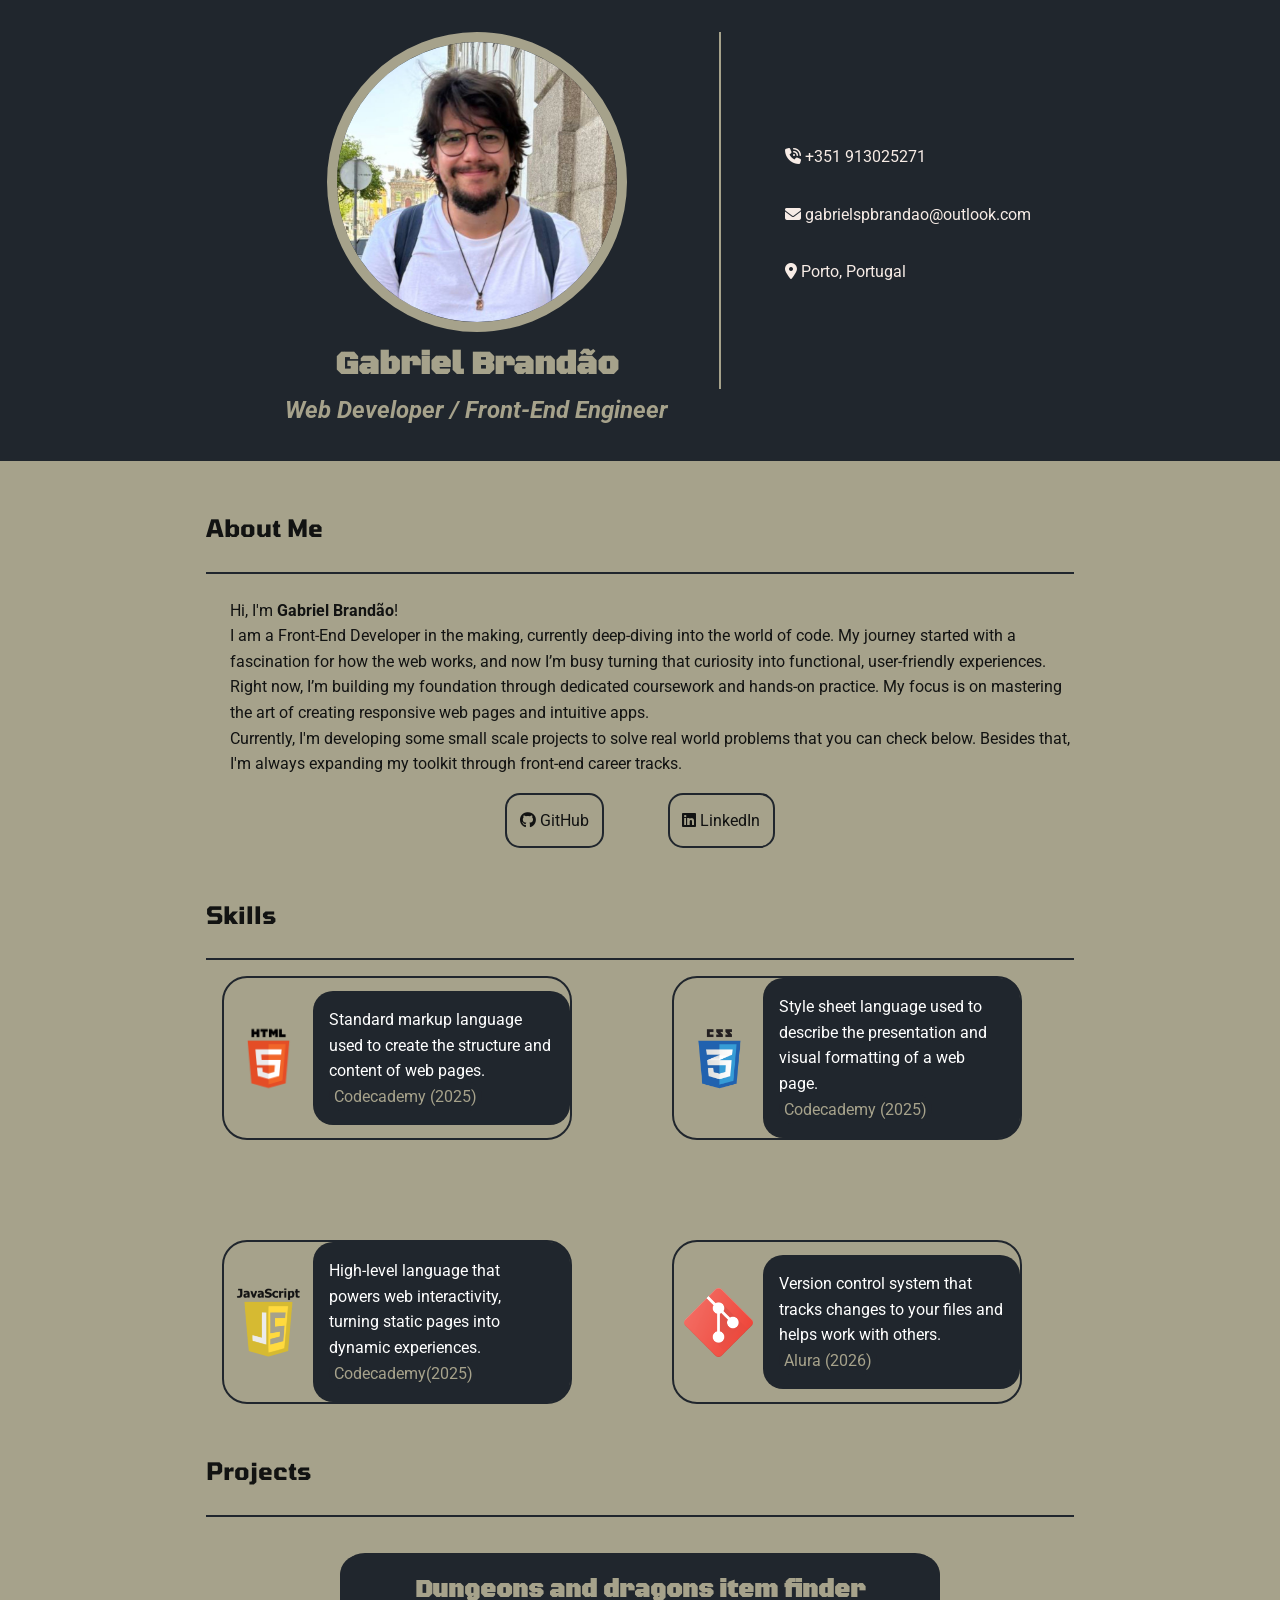
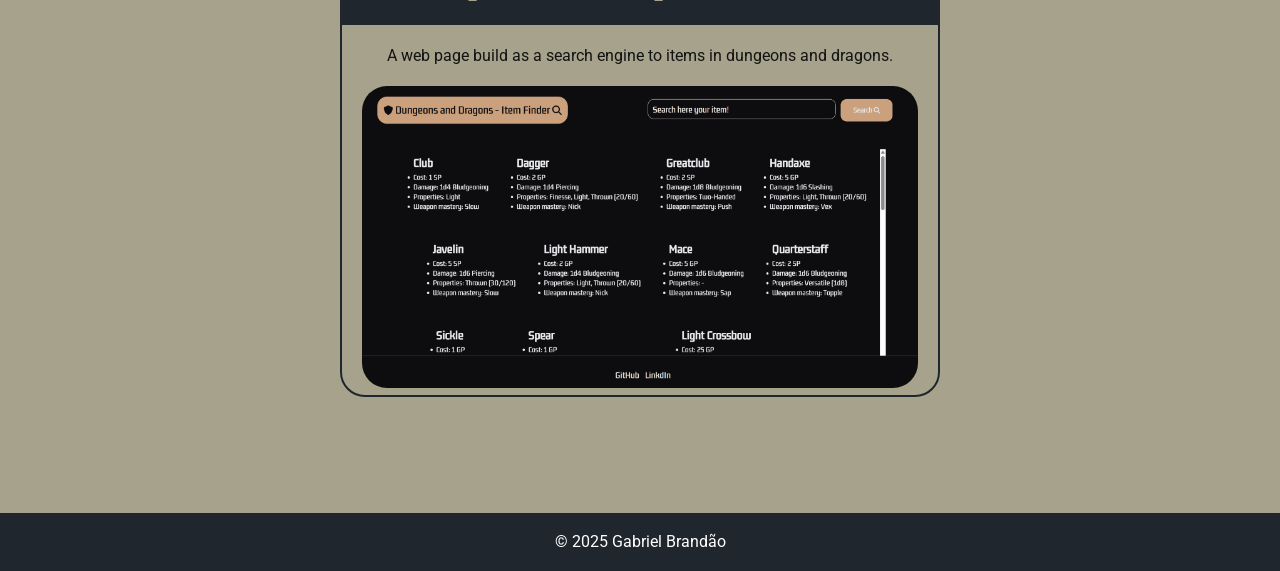
<file: index.html>
<!DOCTYPE html>
<html lang="en">

<head>
    <meta charset="UTF-8">
    <meta name="viewport" content="width=device-width, initial-scale=1.0">
    <meta name="description" content="Gabriel Brandão's portfolio showcasing web development skills and projects.">
    <link rel="stylesheet" href="style.css">
    <link rel="stylesheet" href="https://cdnjs.cloudflare.com/ajax/libs/font-awesome/6.4.2/css/all.min.css">
    <!--external font from google fonts-->
    <link rel="preconnect" href="https://fonts.googleapis.com">
    <link rel="preconnect" href="https://fonts.gstatic.com" crossorigin>
    <link href="https://fonts.googleapis.com/css2?family=Black+Ops+One&family=Roboto:ital,wght@0,100..900;1,100..900&family=Tomorrow:ital,wght@0,100;0,200;0,300;0,400;0,500;0,600;0,700;0,800;0,900;1,100;1,200;1,300;1,400;1,500;1,600;1,700;1,800;1,900&display=swap" rel="stylesheet">
    <title>Gabriel Brandão - Portfolio</title>
</head>
<style>
    .skill_box p {
        width: 100%;
    }
</style>

<body>
    <header role="banner">
        <div role="profile presentation" class="banner_picture">
            <img src="images/profile_picture.jpg"
                alt="Gabriel Brandão picture" style="max-width:100%; height:auto; width:300px;">
            <h1>Gabriel Brandão</h1>
            <h2><em>Web Developer / Front-End Engineer</em></h2>
        </div>
        <nav role="navigation">
            <ul class="contact_bar">
                <li role="phone link"><i class="fa-solid fa-phone-volume"></i> <a href="tel:+351913025271">+351
                        913025271</a></li>
                <li role="email link"><i class="fa-solid fa-envelope"></i> <a
                        href="mailto:gabrielspbrandao@outlook.com">gabrielspbrandao@outlook.com</a></li>
                <li role="location"><i class="fa-solid fa-location-dot"></i> Porto, Portugal</li>
            </ul>
        </nav>
    </header>
    <main role="main content">
        <section class="about_me">
            <h2>About Me</h2>
            <p>Hi, I'm <strong>Gabriel Brandão</strong>!<br>
                I am a Front-End Developer in the making, currently deep-diving into the world of code. My journey started with a fascination for how the web works, and now I’m busy turning that curiosity into functional, user-friendly experiences.<br>
                Right now, I’m building my foundation through dedicated coursework and hands-on practice. My focus is on mastering the art of creating responsive web pages and intuitive apps.<br>
                Currently, I'm developing some small scale projects to solve real world problems that you can check below. Besides that, I'm always expanding my toolkit through front-end career tracks.</p>
            <ul class="social_links">
                <a href="https://github.com/spbgabriel" target="_blank">
                    <li class="button_link"><i class="fa-brands fa-github"></i> GitHub</li>
                </a>
                <a href="https://www.linkedin.com/in/gabobrandao" target="_blank">
                    <li class="button_link"><i class="fa-brands fa-linkedin"></i> LinkedIn</li>
                </a>
            </ul>
        </section>
<!--change the skill section to a smaller list or create a new page just for it-->
        <section>
            <h2>Skills</h2>
            <div class="skills">
                <article class="skill_box">
                    <!--HTML-->
                    <img src="images\html_logo.png"
                        alt="html logo for certification">
                    <p>Standard markup language used to create the structure and content of web pages.<br><a href="https://www.codecademy.com/profiles/SPB.GABRIEL/certificates/9eb0741e5ebef1f9f58a53bfac67d3a7" title="Codecademy certificate" class="certificate-link" target="_blank">Codecademy (2025)</a></p>
                </article>
                <article class="skill_box">
                    <!--CSS-->
                    <img src="images\css_logo.png"
                        alt="css logo for certification">
                    <p>Style sheet language used to describe the presentation and visual formatting of a web
                        page.<br><a href="https://www.codecademy.com/profiles/SPB.GABRIEL/certificates/9a5bb1fc45b4281af1fffec93b0aaf05" title="Codecademy certificate" class="certificate-link" target="_blank">Codecademy (2025)</a></p>
                </article>
                <article class="skill_box">
                    <!--JavaScript-->
                    <img src="images\javascript_logo.png"
                        alt="javascript logo for certification">
                    <p>High-level language that powers web interactivity, turning static pages into dynamic experiences.<br><a href="https://www.codecademy.com/profiles/SPB.GABRIEL/certificates/9a5bb1fc45b4281af1fffec93b0aaf05" title="Codecademy certificate" class="certificate-link" target="_blank">Codecademy(2025)</a></p>
                </article>
                <article class="skill_box">
                    <!--Git and GitHub-->
                    <img src="images\git_logo.png"
                        alt="git logo for certification">
                    <p>Version control system that tracks changes to your files and helps work with others.<br><a href="https://cursos.alura.com.br/certificate/7304f3e6-9da1-41ee-84df-949f9198c02a?lang=en" title="Alura certificate" class="certificate-link" target="_blank">Alura (2026)</a></p>
                </article>
            </div>
        </section>
        <section>
            <h2>Projects</h2>
            <div class="projects"> <!--update when have a better idea on how to show the projects-->
                <article class="project_box">
                    <h3>Dungeons and dragons item finder</h3>
                    <p>A web page build as a search engine to items in dungeons and dragons.</p>
                    <a href="https://github.com/spbgabriel/dnd_item_finder" target="_blank"><img src="images\dnd_item_finder.png" alt="image of the project" width="100%"></a>
                </article>
                <!--
                <article class="project_box">
                    <h3>Point click browser game</h3>
                    <p>"<em>Curse of the Ember Spire</em>" is a rogue-like point click game using HTML, CSS and JavaScript.</p>
                    <a href="https://github.com/spbgabriel/the_game" target="_blank"><img src="images\the_game_screenshot.png" alt="image of the game project" width="100%"></a>
                </article>
                <article class="project_box">
                    <h3>Child tracker "BabySteps"</h3>
                    <p>The ultimate pocket companion for sleep-deprived parents and growing tiny humans.</p>
                    <a href="https://github.com/spbgabriel/babysteps" target="_blank"><img src="images\babystepts_screenshot.png" alt="image of the project" width="100%"></a>
                </article>
                -->
            </div>
        </section>
    </main>
    <footer role="copyrights info">
        <p>&copy; 2025 Gabriel Brandão</p>
    </footer>
</body>

</html>
</file>
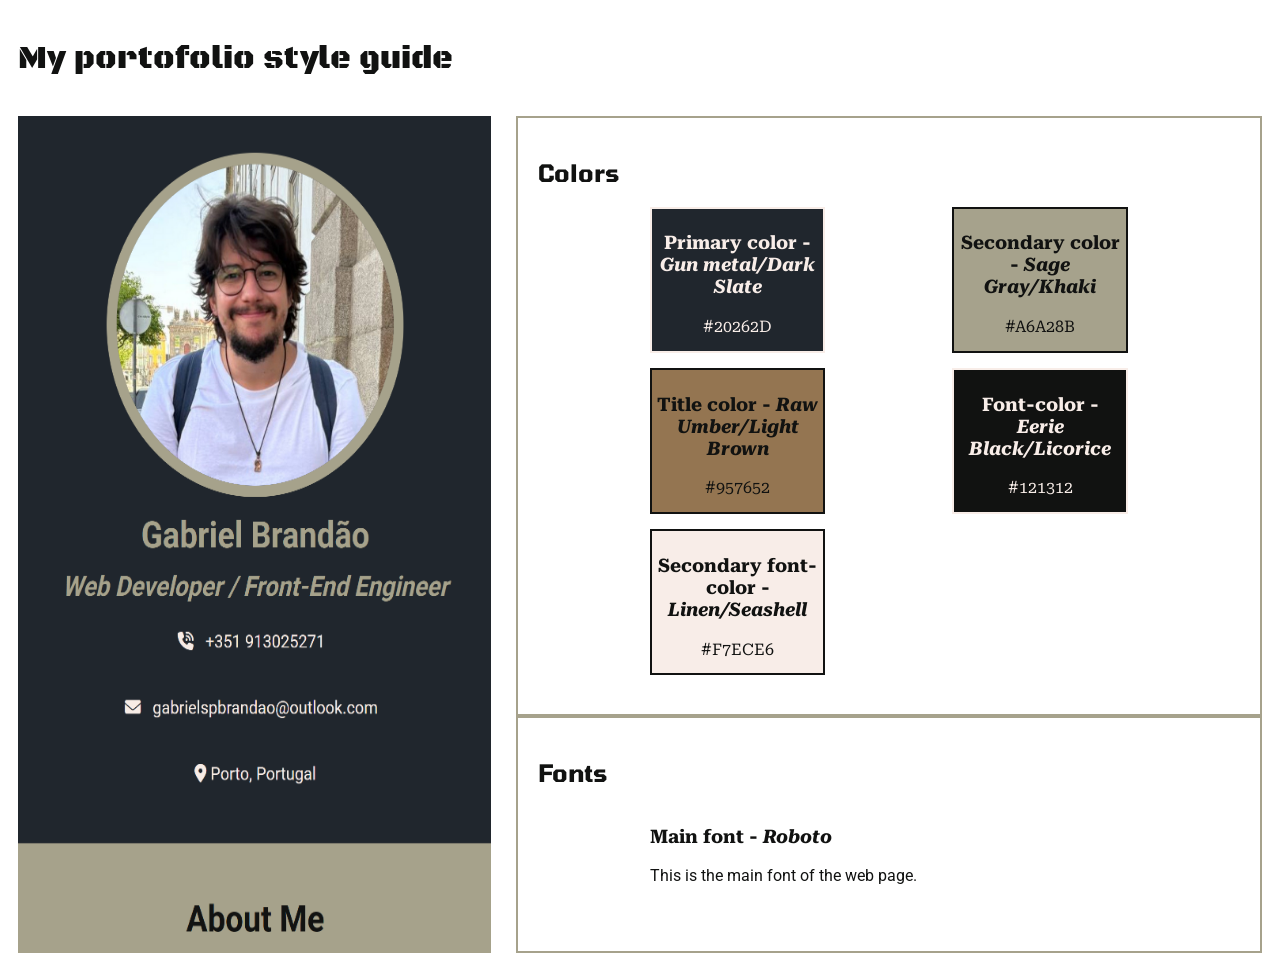
<file: style_page/index.html>
<!DOCTYPE html>
<html lang="en">
<head>
    <meta charset="UTF-8">
    <meta name="viewport" content="width=device-width, initial-scale=1.0">
    <link href="styles.css" rel="stylesheet">
    <!--font-->
    <link rel="preconnect" href="https://fonts.googleapis.com">
    <link rel="preconnect" href="https://fonts.gstatic.com" crossorigin>
    <link href="https://fonts.googleapis.com/css2?family=Black+Ops+One&family=Roboto+Serif:ital,opsz,wght@0,8..144,100..900;1,8..144,100..900&family=Roboto:ital,wght@0,100..900;1,100..900&family=Tomorrow:ital,wght@0,100;0,200;0,300;0,400;0,500;0,600;0,700;0,800;0,900;1,100;1,200;1,300;1,400;1,500;1,600;1,700;1,800;1,900&display=swap" rel="stylesheet">
    <title>GB Portfolio Style Guide</title>
</head>

<body>
    <h1>My portofolio style guide</h1>
    <div class="box_page">
        <img src="../style_page/portfolio_image.png" width="38%" height="auto" alt="print of the Portfolio">
            <div class="content_box">
            <section class="section_box">
                <h2>Colors</h2>
                <article class="display_box">
                    <div class="color_box" id="primary_color">
                        <h3>Primary color - <em>Gun metal/Dark Slate</em></h3>
                        <p>#20262D</p>
                    </div>
                    <div class="color_box" id="secondary_color">
                        <h3>Secondary color - <em>Sage Gray/Khaki</em></h3>
                        <p>#A6A28B</p>
                    </div>
                    <div class="color_box" id="title_color">
                        <h3>Title color - <em>Raw Umber/Light Brown</em></h3>
                        <p>#957652</p>
                    </div>
                    <div class="color_box" id="font_color">
                        <h3>Font-color - <em>Eerie Black/Licorice</em></h3>
                        <p>#121312</p>
                    </div>
                    <div class="color_box" id="secondary_font_color">
                        <h3>Secondary font-color - <em>Linen/Seashell</em></h3>
                        <p>#F7ECE6</p>
                    </div>
                </article>
            </section>

            <section class="section_box">
                <h2>Fonts</h2>
                <article class="display_box">
                    <div id="font-box">   
                        <h3>Main font - <em>Roboto</em></h3>
                        <p id="mainfont_text">This is the main font of the web page.</p>
                    </div>
                </article>
            </section>
        </div>
    </div>
</body>
</html>
</file>
<file: style.css>
/* ===============================
    Portfolio Project CSS Template
    =============================== */

/* Reset some default browser styles */
* {
  margin: 0;
  padding: 0;
  box-sizing: border-box;
}

/* Root variables for easy theming */
:root {
  /*colors*/
  --primary-color: #20262D;
  --secondary-color: #A6A28B;
  --secondary-font-color: #F7ECE6;
  --title-color: #957652;
  --font-color: #121312;
  /*fonts*/
  --font-main: 'Roboto', sans-serif;
  --title-font: 'Black Ops One', serif;
  --secondary-font:'Tomorrow', serif;
}

/* Body styles */
body {
  font-family: var(--font-main);
  background: var(--secondary-color);
  color: var(--font-color);
  line-height: 1.6;
}

body ul {
  list-style-type: none;
}

/* Header styles */
header {
  display: flex;
  flex-direction: row;
  justify-content: space-around;
  padding: 2rem 10rem;
  text-align: center;
  background: var(--primary-color);
  color: var(--secondary-color);
}

  /* Profile picture and title */

  header h1 {
    font-family: var(--title-font);
  }

  .banner_picture {
    padding-left: 100px;
  }

  header img {
    border-radius: 50%;
    border: 10px var(--secondary-color) solid;
  }

  /*Navigation style*/

  .contact_bar {
    display: flex;
    flex-direction: column;
    justify-content: space-evenly;
    align-items: flex-start;
    padding: 6rem 3rem;
    height: 90%;
    border-left: 2px solid var(--secondary-color);
  }

  ul li {
    color: var(--secondary-font-color);
    margin: 1rem;
    transition: color 0.2s;
  }

  .section_title {
    font-family: var(--secondary-font);
  }

  .contact_bar a {
    color: var(--secondary-font-color);
    text-decoration: none;
    transition: all 200ms linear;
  }

  .contact_bar a:hover {
    color: var(--secondary-color);
  }

/* Main content */
main {
  max-width: 900px;
  margin: 2rem auto;
  padding: 1rem;
}

/* Section styles */
section {
  margin-bottom: 2rem;
}

section h3 {
  font-size: 1.5rem;
  margin-bottom: 1rem;
}

section h2 {
  padding-bottom: 1.5rem;
  border-bottom: 2px solid var(--primary-color);
  font-family: var(--secondary-font);
}

.about_me p {
  padding: 1.5rem 0 0 1.5rem;
}

.social_links {
  display: flex;
  justify-content: center;
  gap: 2rem;
  padding: 0rem 1.7rem;
}

.button_link {
  display: inline-block;
  padding: 0.8rem;
  border: 2px solid var(--primary-color);
  border-radius: 15px;
  color: var(--font-color);
  text-decoration: none;
}
  .button_link:hover {
    transform: translateZ(5px);
    box-shadow: 2px 2px 5px var(--font-color);
    transition: all 150ms ease-in;
  }
  .button_link:active {
    background-color: var(--secondary-font-color);
    transform: translateY(5px);
    box-shadow: none;
    transition: all 150ms ease-in-out;
  }

/* Skill icons */

.skills,
.projects {
  display: flex;
  flex-direction: row;
  flex-wrap: wrap;
  gap: 100px;
  padding: 1rem;
}

.skill_box {
  display: flex;
  flex-direction: row;
  justify-content: center;
  align-items: center;
  width: 350px;
  border: 2px var(--primary-color) solid;
  border-radius: 25px;
}

.skill_box img {
  width: 20%;
  margin: 10px;
  z-index: -1000;
}

.skill_box p {
  padding: 1rem;
  border-radius: 20px;
  color: white;
  background-color: var(--primary-color);
  z-index: 1000;
}

.certificate-link {
  padding: 5px;
  text-decoration: none;
  border-radius: 15px;
  background-color: var(--primary-color);
  color: var(--secondary-color);
}
  .certificate-link:hover {
    color: var(--title-color);
    transition: all linear 100ms;
  }
  .certificate-link:active {
    background-color: var(--secondary-font-color);
    transition: all easy-in 150ms;
  }

/* Projects style */

.projects {
  display: flex;
  flex-direction: column;
  flex-wrap: wrap;
  justify-content:flex-start;
  align-items: center;
  gap: 15px;
}

.project_box {
  display: flex;
  flex-direction: column;
  align-items:center;
  gap: 5px;
  width: 600px;
  padding: 0 20px;
  margin: 20px 10px;
  border: 2px solid var(--primary-color);
  border-radius: 25px;
  text-align: start;
}
  .project_box h3 {
    width: 600px;
    padding: 1rem;
    border-radius: 20px 20px 0 0;
    color: var(--secondary-color);
    background-color: var(--primary-color);
    text-align: center;
    font-family: var(--title-font);
  }
  .project_box p {
    margin-bottom: 15px;
    line-height: 20px;
    text-align: center;
  }
  .project_box img {
    border-radius: 25px;
    transition: all 200ms ease-in;
  }
    .project_box img:hover {
      box-shadow: 4px 4px 10px var(--font-color);
    }

/* Footer styles */
footer {
  background: var(--primary-color);
  color: #fff;
  text-align: center;
  padding: 1rem 0;
  position: relative;
  bottom: 0;
  width: 100%;
}

/* Responsive design */
@media (max-width: 600px) {
  
  header {
    display: flex;
    flex-direction: column;
    justify-content: center;
    align-items: center;
  }

  .banner_picture {
    padding-left: 0;
  }

  main {
    padding: 0.5rem;
  }

  .contact_bar {
    display: flex;
    flex-direction: column;
    justify-content: center;
    align-items: center;
    padding-left: 0;
    border-left: none;
    width: 100%;
  }

  nav a {
    margin: 0 0.5rem;
  }

  main h2 {
    text-align: center;
    font-size: 2rem;
  }

  .social_links,
  .skills,
  .projects {
    display: flex;
    flex-direction: column;
    justify-content: flex-start;
    align-items: flex-start;
    gap: 5px;
  }

  .project_box {
    width: 100%;
  }
    .project_box h3 {
      width: 430px;
    }

}
</file>
<file: style_page/styles.css>
* {
    box-sizing: border-box;
}

:root {
    /*color scheme*/
    --primary-color: hsl(212, 17%, 15%);
    --secondary-color: hsl(51, 13%, 60%);
    --title-color: hsl(32, 29%, 45%);
    --font-color: hsl(120, 3%, 7%);
    --secondary-font-color: hsl(21, 52%, 94%);
    /*font family scheme*/
    --font-main: 'Roboto Serif', serif;
    --font-title: 'Black Ops One', serif;
    --font-buttons: 'Tomorrow', serif;
    --text-font: 'Roboto', sans;
}

html {
    max-width: 1440px;
    margin: 10px;
    font-family: var(--font-main);
    color: var(--font-color);
}

/*BODY STYLE*/

body {
    display: flex;
    flex-wrap: wrap;
    flex-direction: column;
    justify-content: space-between;
    align-items: flex-start;
    gap: 15px;
}

body h1 {
    align-items: flex-start;
    font-family: var(--font-title);
    font-weight: lighter;
}

.box_page {
    display: flex;
    flex-direction: row;
    gap: 25px;
}

.content_box {
    display: flex;
    flex-direction: column;
}

.section_box {
    width: 100%;
    padding: 20px;
    border: 2px solid var(--secondary-color);
}
    .section_box h2 {
        font-family: var(--font-buttons);
    }
.display_box {
    display: grid;
    grid-template-columns: repeat(2, 25%);
    grid-template-rows: repeat(3, 30%);
    justify-content: space-evenly;
    gap: 15px;
}
    .color_box {
        width: fit-content;
        padding: 5px;
        border: 2px solid;
        text-align: center;
    }
        #primary_color {
            background-color: var(--primary-color);
            color: var(--secondary-font-color);
        }
        #secondary_color {
            background-color: var(--secondary-color);
        }
        #title_color {
            background-color: var(--title-color);
        }
        #font_color {
            background-color: var(--font-color);
            color: var(--secondary-font-color);
        }
        #secondary_font_color {
            background-color: var(--secondary-font-color);
        }
    #font-box {
        width: 300px;
    }
    #mainfont_text {
        font-family: var(--text-font);
    }
</file>
